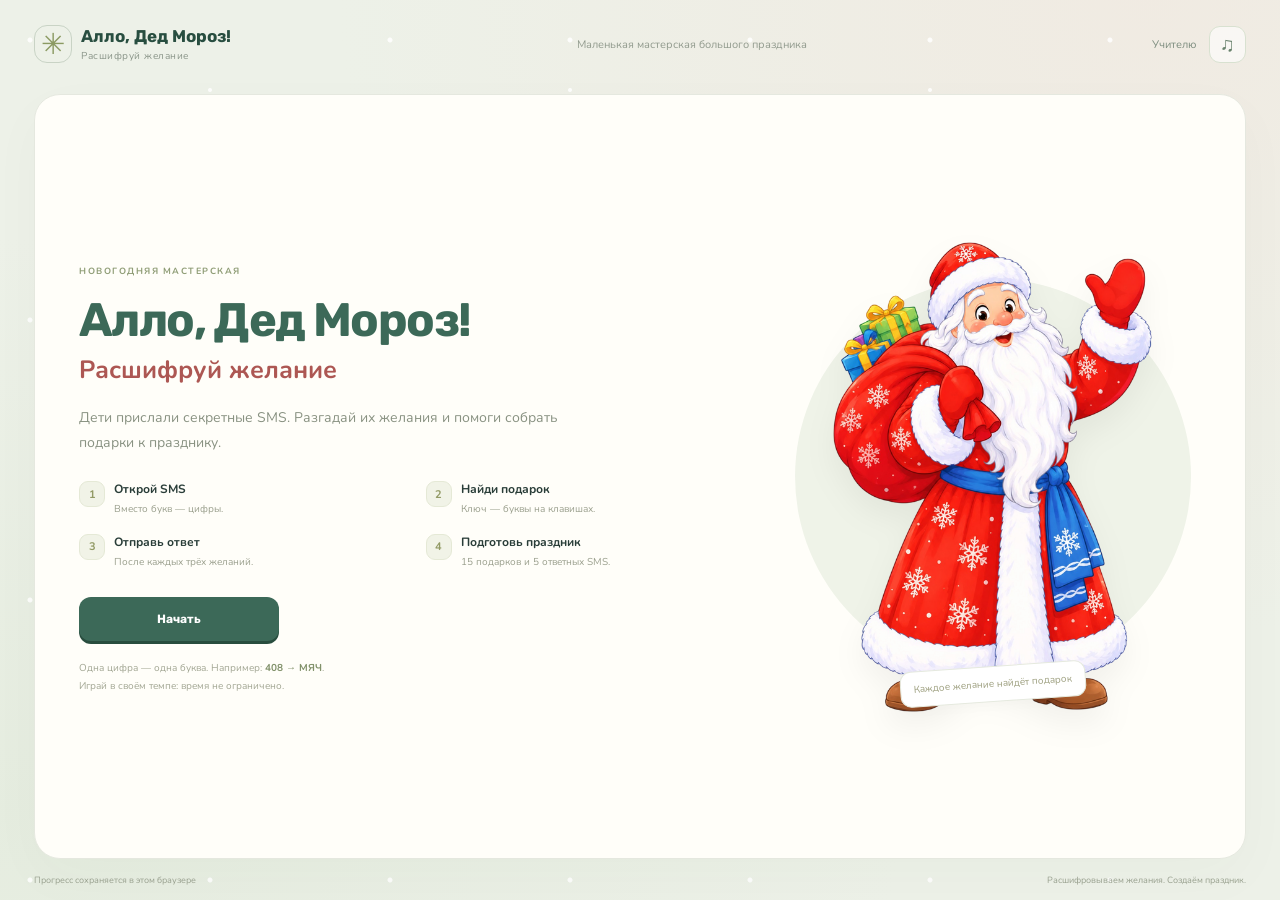
<file: index.html>
<!DOCTYPE html>
<html lang="ru">
<head>
  <meta charset="UTF-8">
  <meta name="viewport" content="width=device-width, initial-scale=1, viewport-fit=cover">
  <meta name="theme-color" content="#edf1e8">
  <meta name="description" content="Новогодняя игра с телефонным шифром: расшифруй 15 желаний детей, собери подарки и отправь пять ответных SMS Деду Морозу.">
  <title>Алло, Дед Мороз! Расшифруй желание</title>
  <link rel="stylesheet" href="files/style.css">
  <script src="files/letters.js" defer></script>
  <script src="files/mechanics.js" defer></script>
  <script src="files/rules.js" defer></script>
  <script src="files/engine.js" defer></script>
  <script src="files/game.js" defer></script>
  <script src="files/print-preview.js" defer></script>
</head>
<body>
  <div id="app" class="app" data-view="home">
    <header class="header"><button class="brand" id="home-button" aria-label="На главную"><span class="brand-mark" aria-hidden="true">✳</span><span>Алло, Дед Мороз!<small>Расшифруй желание</small></span></button><span class="header-caption">Маленькая мастерская большого праздника</span><div class="header-actions"><button class="quiet-button" id="guide-button">Учителю</button><button class="icon-button" id="sound-button" aria-label="Выключить звук" aria-pressed="true">♫</button></div></header>
    <div id="gamebar" class="gamebar" hidden><ol id="stage-progress" class="stage-progress" aria-label="Пять этапов игры"></ol><div class="game-stats"><span class="stat-pill"><span aria-hidden="true">◷</span><span id="timer">0:00</span></span><span class="stat-pill"><span aria-hidden="true">◇</span><span id="gift-count">0 / 15</span></span><button id="awards-button" class="stat-pill" aria-label="Посмотреть награды">✦ <span id="award-count">0 / 8</span></button></div></div>
    <main id="main">
      <section id="home-screen" class="screen home-screen" aria-labelledby="home-title">
        <div class="cover-copy"><span class="eyebrow">НОВОГОДНЯЯ МАСТЕРСКАЯ</span><h1 id="home-title" tabindex="-1">Алло, Дед Мороз!</h1><p class="cover-subtitle">Расшифруй желание</p><p class="cover-intro">Дети прислали секретные SMS. Разгадай их желания и помоги собрать подарки к празднику.</p><ol class="how"><li><b>1</b><span><strong>Открой SMS</strong><small>Вместо букв — цифры.</small></span></li><li><b>2</b><span><strong>Найди подарок</strong><small>Ключ — буквы на клавишах.</small></span></li><li><b>3</b><span><strong>Отправь ответ</strong><small>После каждых трёх желаний.</small></span></li><li><b>4</b><span><strong>Подготовь праздник</strong><small>15 подарков и 5 ответных SMS.</small></span></li></ol><div class="home-actions"><button id="continue-button" class="button primary" hidden>Продолжить →</button><button id="start-button" class="button primary">Начать игру →</button></div><p class="home-note">Одна цифра — одна буква. Например: <strong>408 → МЯЧ</strong>.<br>Играй в своём темпе: время не ограничено.</p></div>
        <div class="cover-art"><div class="cover-halo" aria-hidden="true"></div><img src="files/img/ded-happy.png" alt="Дед Мороз приглашает в мастерскую"><span class="art-tag">Каждое желание найдёт подарок</span></div>
      </section>

      <section id="incoming-screen" class="screen incoming-screen" aria-labelledby="incoming-title" hidden>
        <div class="section-top"><span id="incoming-stage" class="eyebrow"></span><span id="incoming-position" class="muted"></span></div>
        <div class="incoming-layout"><div class="device-area"><div id="incoming-phone" class="phone"></div></div><div class="incoming-copy"><span class="new-message">● ВХОДЯЩЕЕ СООБЩЕНИЕ</span><h1 id="incoming-title" tabindex="-1"></h1><p id="incoming-message" class="message-bubble"></p><button id="open-button" class="button primary">Открыть SMS <span aria-hidden="true">→</span></button><p class="muted incoming-help">Расшифруй название по буквам на клавишах и найди подарок в мастерской.</p><div class="helper-note"><img src="files/img/ded-sms.png" alt="Дед Мороз читает SMS"><p>Телефон останется рядом.<br>Внимательно сверяй каждую цифру!</p></div></div></div>
      </section>

      <section id="workshop-screen" class="screen workshop-screen" aria-labelledby="workshop-title" hidden>
        <div class="section-top"><div><span id="workshop-stage" class="eyebrow"></span><h1 id="workshop-title" tabindex="-1"></h1></div><span id="wish-position" class="muted"></span></div>
        <div class="workshop-layout"><div class="phone-column"><div class="device-area"><div id="workshop-phone" class="phone"></div></div><p class="phone-help">Одна цифра — одна буква.<br>Найди слово среди подарков.</p></div><div class="store"><div class="store-heading"><h2>Мастерская подарков</h2><span>Выбери нужную ячейку</span></div><div id="gifts" class="gift-grid"></div><nav id="gift-pager" class="gift-pager" aria-label="Полки с подарками"></nav></div></div>
        <div id="gift-feedback" class="feedback-bar" role="status"><div><strong id="gift-feedback-title">Какое желание зашифровано?</strong><p id="gift-feedback-text">Сверься с клавишами телефона и выбери подарок.</p></div><button id="gift-next" class="button primary" hidden>Следующее SMS →</button></div>
      </section>

      <section id="reply-screen" class="screen reply-screen" aria-labelledby="reply-title" hidden>
        <div class="section-top"><span id="reply-stage" class="eyebrow"></span><span id="reply-position" class="muted"></span></div>
        <div class="reply-layout"><div class="device-area"><div id="reply-phone" class="phone"></div></div><div class="reply-copy"><span class="new-message">↩ ОТВЕТНОЕ SMS</span><h1 id="reply-title" tabindex="-1">Теперь зашифруй сам!</h1><p class="reply-intro">Выбери, как написать это слово цифрами.</p><div class="reply-gift"><img id="reply-image" alt=""><div><span>ПОДАРОК ДЛЯ СООБЩЕНИЯ</span><strong id="reply-word"></strong></div></div><div id="reply-choices" class="reply-choices" aria-label="Варианты цифрового кода"></div><p id="reply-feedback" class="reply-feedback" role="status"></p><button id="reply-next" class="button primary" hidden>Следующий этап →</button></div></div>
      </section>

      <section id="finish-screen" class="screen finish-screen" aria-labelledby="finish-title" hidden>
        <div class="finish-top"><div><span class="eyebrow">ВСЕ ПЯТЬ ЭТАПОВ ЗАВЕРШЕНЫ</span><h1 id="finish-title" tabindex="-1">Праздник готов!</h1><p>Все желания расшифрованы, подарки собраны,<br>ответные сообщения отправлены.</p></div><img src="files/img/ded-happy.png" alt="Дед Мороз благодарит за помощь"></div><div id="finish-stats" class="finish-stats"></div><div class="finish-tabs" role="tablist" aria-label="Результаты"><button id="awards-tab" role="tab" aria-selected="true" aria-controls="finish-awards-panel">Награды</button><button id="gifts-tab" role="tab" aria-selected="false" aria-controls="finish-gifts-panel">Подарки</button></div><div id="finish-content" class="finish-content" data-panel="awards"><div id="finish-awards-panel" role="tabpanel" aria-labelledby="awards-tab"><h2>Твои награды</h2><div id="finish-awards" class="award-list"></div></div><div id="finish-gifts-panel" role="tabpanel" aria-labelledby="gifts-tab"><h2>Подарки для ребят</h2><div id="finish-gifts" class="finish-gifts"></div><nav id="finish-pages" class="finish-pages" aria-label="Этапы с подарками"></nav></div></div><div class="finish-actions"><button id="diploma-button" class="button primary">Получить грамоту</button><button id="restart-button" class="button secondary">Новая игра</button><button id="finish-guide" class="quiet-button">Методичка для учителя</button></div>
      </section>
      <noscript>Для игры нужно включить JavaScript в браузере.</noscript>
    </main>
    <footer class="footer"><span id="save-status" role="status">Прогресс сохраняется в этом браузере</span><span class="footer-motto">Расшифровываем желания. Создаём праздник.</span></footer>
  </div>

  <dialog id="awards-modal" class="modal" aria-labelledby="awards-title"><div class="modal-heading"><h2 id="awards-title">Твои награды</h2><button class="quiet-button" id="awards-close" autofocus>Закрыть</button></div><p class="modal-note">Награды помогают замечать успехи. Ошибки не закрывают путь к празднику.</p><div id="all-awards" class="award-list"></div></dialog>
  <dialog id="guide-modal" class="modal guide-modal" aria-labelledby="guide-title"><div class="modal-heading"><h2 id="guide-title">Методичка для учителя</h2><button class="quiet-button" id="guide-close" autofocus>Закрыть</button></div><iframe id="guide-frame" title="Инструкция, ответы и награды" data-src="files/guide.html"></iframe></dialog>
  <dialog id="diploma-modal" class="modal diploma-modal" aria-labelledby="diploma-title"><div id="diploma" class="diploma">
    <div class="diploma-content"><p class="diploma-kicker">НОВОГОДНЯЯ МАСТЕРСКАЯ</p>
    <h2 id="diploma-title">Грамота</h2><p class="diploma-rank">помощника Деда Мороза</p><p class="diploma-presented">С благодарностью вручается</p>
    <label for="diploma-name" class="sr-only">Имя получателя грамоты</label><input id="diploma-name" maxlength="40" placeholder="Впиши своё имя" autocomplete="off"><div id="diploma-print-name" class="diploma-print-name is-empty" aria-hidden="true"></div>
    <p class="diploma-praise">За <strong>15 расшифрованных желаний</strong>,<br>собранные подарки и <strong>5 ответных SMS</strong>.</p><p class="diploma-thanks">Спасибо за помощь!<br>С тобой праздник стал ближе.</p>
    <p class="diploma-sign">С благодарностью,<strong>Дед Мороз</strong></p></div>
    <img class="diploma-santa" src="files/img/ded-happy.png" alt="Дед Мороз поздравляет с завершением игры">
  </div><div class="modal-actions"><button id="print-button" class="button primary">Распечатать</button><button id="diploma-close" class="button secondary">Закрыть</button></div></dialog>
  <div id="toast" class="toast" role="status" hidden></div>
</body>
</html>
</file>
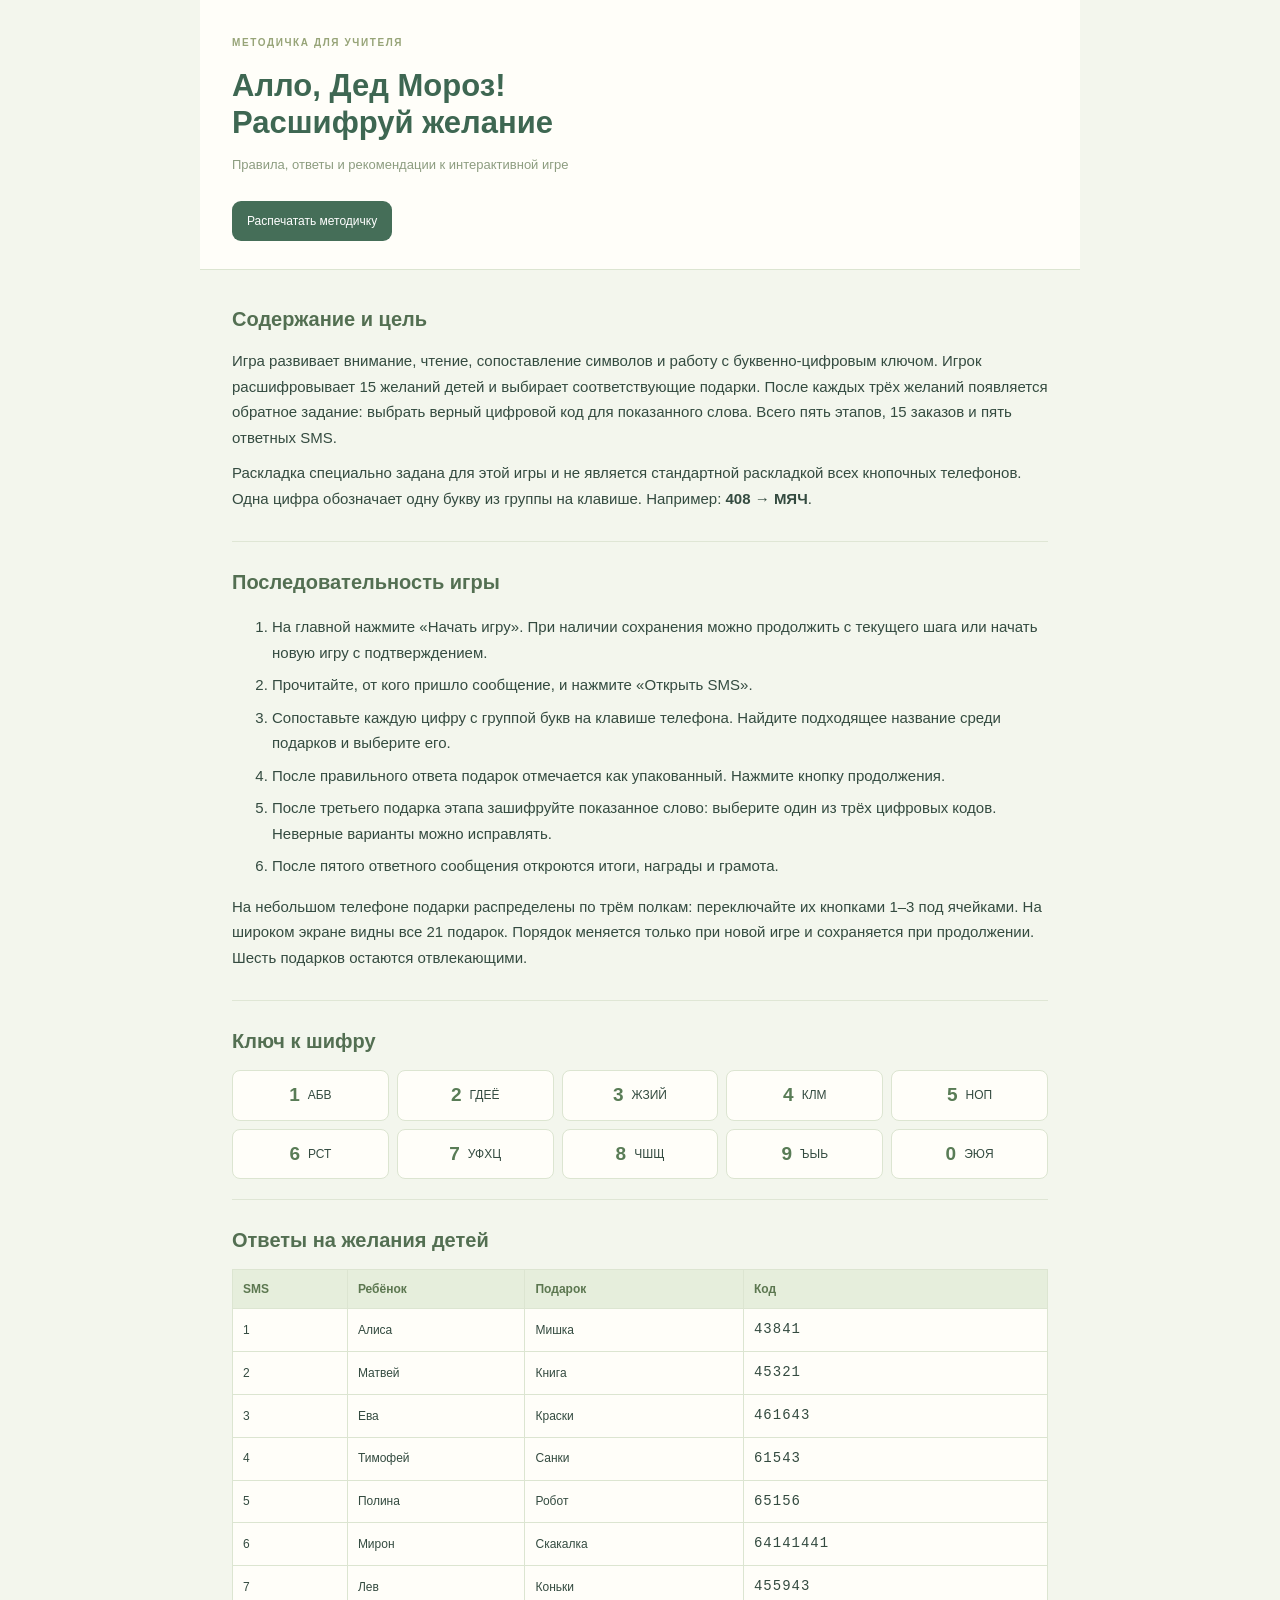
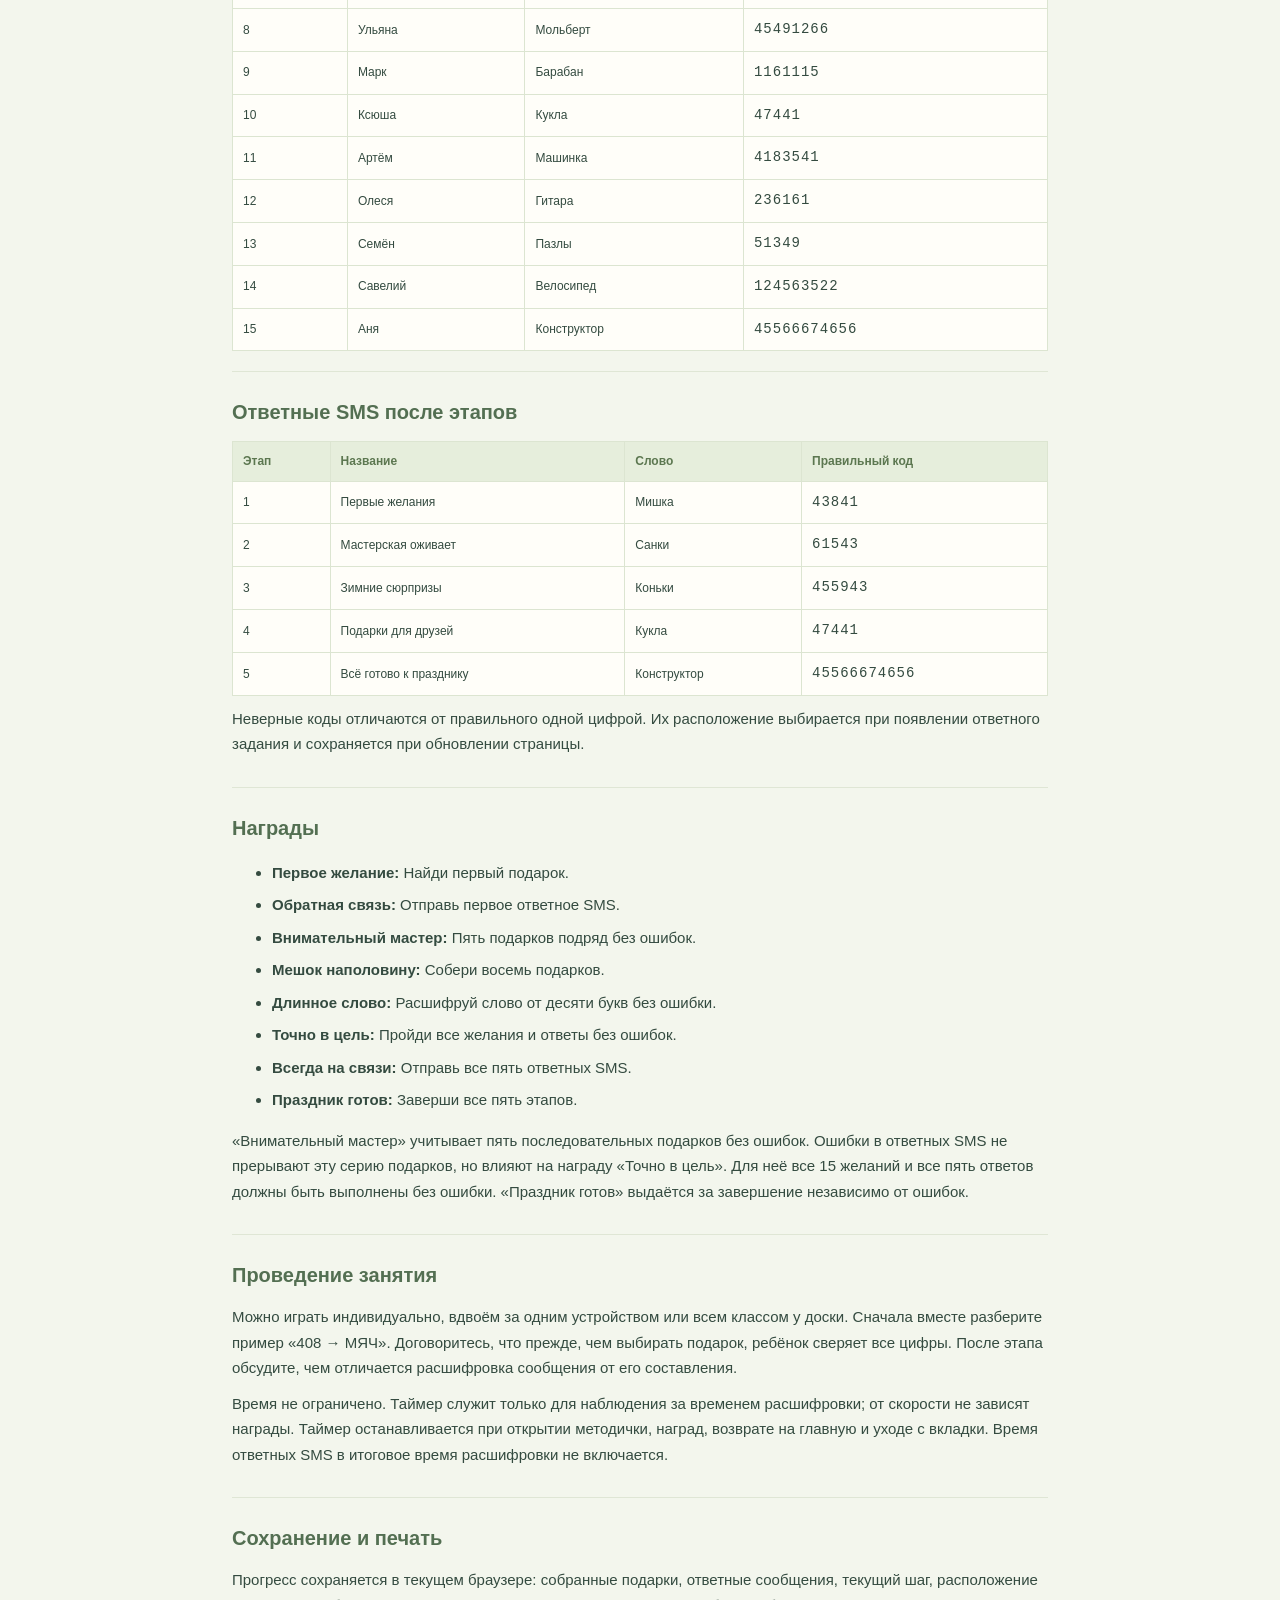
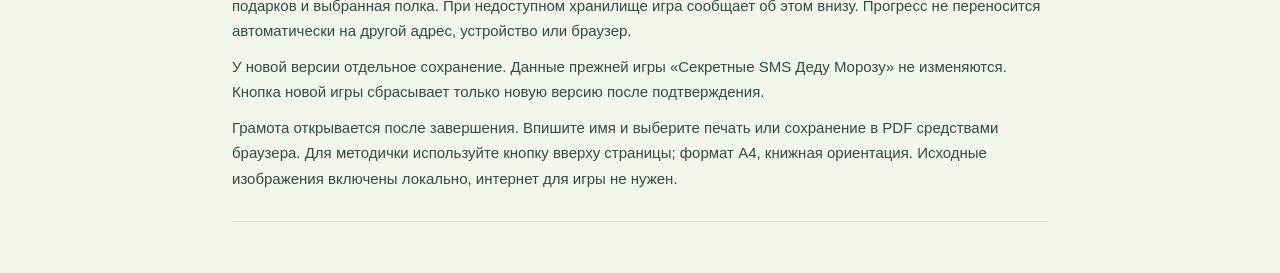
<file: files/guide.html>
<!DOCTYPE html>
<html lang="ru">
<head><meta charset="UTF-8"><meta name="viewport" content="width=device-width,initial-scale=1"><title>Методичка — Алло, Дед Мороз!</title><link rel="stylesheet" href="guide.css"><script src="letters.js" defer></script><script src="mechanics.js" defer></script><script src="rules.js" defer></script><script src="guide.js" defer></script></head>
<body><header><span>МЕТОДИЧКА ДЛЯ УЧИТЕЛЯ</span><h1>Алло, Дед Мороз!<br>Расшифруй желание</h1><p>Правила, ответы и рекомендации к интерактивной игре</p><button id="guide-print">Распечатать методичку</button></header><main id="guide-content"></main></body>
</html>
</file>
<file: files/style.css>
@charset "UTF-8";
@font-face{
  font-family:Nunito;
  src:url(fonts/nunito-cyrillic-400-normal.woff2) format('woff2');
  font-weight:400;
  font-display:swap;
  unicode-range:U+0400-045F,U+0490-0491,U+04B0-04B1,U+2116
}
@font-face{
  font-family:Nunito;
  src:url(fonts/nunito-latin-400-normal.woff2) format('woff2');
  font-weight:400;
  font-display:swap;
  unicode-range:U+0000-00FF,U+2000-206F,U+20AC,U+2122
}
@font-face{
  font-family:Nunito;
  src:url(fonts/nunito-cyrillic-700-normal.woff2) format('woff2');
  font-weight:700;
  font-display:swap;
  unicode-range:U+0400-045F,U+0490-0491,U+04B0-04B1,U+2116
}
@font-face{
  font-family:Nunito;
  src:url(fonts/nunito-latin-700-normal.woff2) format('woff2');
  font-weight:700;
  font-display:swap;
  unicode-range:U+0000-00FF,U+2000-206F,U+20AC,U+2122
}
@font-face{
  font-family:Rubik;
  src:url(fonts/rubik-cyrillic-700-normal.woff2) format('woff2');
  font-weight:700;
  font-display:swap;
  unicode-range:U+0400-045F,U+0490-0491,U+04B0-04B1,U+2116
}
@font-face{
  font-family:Rubik;
  src:url(fonts/rubik-latin-700-normal.woff2) format('woff2');
  font-weight:700;
  font-display:swap;
  unicode-range:U+0000-00FF,U+2000-206F,U+20AC,U+2122
}
:root{
  font-family:Nunito,"Segoe UI",sans-serif;
  color:#293d38;
  background:#edf1e8;
  --ink:#293d38;
  --muted:#829087;
  --green:#3c6958;
  --deep:#284e40;
  --red:#ad5753;
  --gold:#b3924b;
  --line:#e4e9df;
  --paper:#fffef9;
  font-synthesis:none
}
*{
  box-sizing:border-box
}
[hidden]{
  display:none!important
}
body{
  margin:0;
  min-height:100vh;
  min-height:100dvh;
  background:radial-gradient(ellipse at 90% 0,#f3e5dd88,transparent 50%),radial-gradient(ellipse at 0 90%,#dce7d577,transparent 50%),#edf1e8
}
button,select,input{
  font:inherit
}
button{
  cursor:pointer;
  touch-action:manipulation;
  -webkit-tap-highlight-color:transparent;
  transition:background .18s,border-color .18s,transform .18s
}
button:not(:disabled):hover{
  transform:translateY(-1px)
}
button:disabled{
  cursor:default
}
button:focus-visible,a:focus-visible,input:focus-visible{
  outline:3px solid #ba9960;
  outline-offset:3px
}
h1,h2,p,ol{
  margin:0
}
h1,h2,.brand,.button{
  font-family:Rubik,Nunito,sans-serif
}
h1:focus{
  outline:none
}
.app{
  width:min(1260px,100%);
  height:100vh;
  height:100dvh;
  max-height:940px;
  margin:auto;
  padding:18px 24px 9px;
  display:grid;
  grid-template-areas:"header" "progress" "main" "footer";
  grid-template-rows:52px auto minmax(0,1fr) 20px;
  gap:12px
}
.header{
  grid-area:header;
  display:flex;
  align-items:center;
  justify-content:space-between;
  gap:16px
}
.brand{
  display:flex;
  gap:9px;
  align-items:center;
  text-align:left;
  padding:0;
  border:0;
  background:none;
  color:var(--deep);
  font-size:17px;
  font-weight:700;
  line-height:1.3
}
.brand small{
  display:block;
  font-family:Nunito;
  font-size:10px;
  color:#8a9589;
  font-weight:400;
  margin-top:3px;
  letter-spacing:.5px
}
.brand-mark{
  display:grid;
  place-items:center;
  width:38px;
  height:38px;
  border:1px solid #82988055;
  border-radius:13px;
  color:#8b9a62;
  font-size:29px
}
.header-caption{
  font-size:11px;
  color:#929b8e
}
.header-actions{
  display:flex;
  align-items:center;
  gap:13px
}
.quiet-button{
  padding:6px 0;
  border:0;
  background:none;
  color:#7d8d7f;
  font-size:11px
}
.icon-button{
  display:grid;
  place-items:center;
  border:1px solid #d8e1d0;
  background:#fff9;
  border-radius:11px;
  height:37px;
  width:37px;
  color:#69826d;
  font-size:20px
}
.gamebar{
  grid-area:progress;
  display:flex;
  justify-content:space-between;
  align-items:center;
  gap:15px;
  min-height:34px
}
.stage-progress{
  list-style:none;
  padding:0;
  display:flex;
  gap:10px;
  min-width:0
}
.stage-progress li{
  display:flex;
  align-items:center;
  gap:7px;
  color:#9ca59a;
  font-size:10px;
  white-space:nowrap
}
.stage-progress b{
  display:grid;
  place-items:center;
  width:27px;
  height:27px;
  border:1px solid #ccd7c4;
  border-radius:50%;
  font-size:11px
}
.stage-progress .current{
  color:#476847;
  font-weight:700
}
.stage-progress .current b{
  background:var(--green);
  color:#fff;
  border-color:var(--green)
}
.stage-progress .done b{
  background:#dce8cf;
  border-color:#c6d6b7;
  color:#6a8651
}
.game-stats{
  display:flex;
  align-items:center;
  gap:7px;
  flex-shrink:0
}
.stat-pill{
  display:flex;
  align-items:center;
  gap:6px;
  border:1px solid #dce3d6;
  background:#fff9;
  border-radius:9px;
  padding:7px 10px;
  font-size:11px;
  font-weight:700;
  color:#61735f;
  white-space:nowrap
}
.stat-pill>span:first-child{
  color:#ad945a
}
#main{
  grid-area:main;
  min-width:0;
  min-height:0
}
.screen{
  height:100%;
  min-height:0;
  background:var(--paper);
  border:1px solid #e5e8df;
  border-radius:26px;
  padding:28px;
  box-shadow:0 18px 55px #354d3207;
  display:grid;
  gap:18px
}
.eyebrow{
  font-size:9px;
  letter-spacing:1.5px;
  font-weight:700;
  color:#8f9d76
}
.muted{
  font-size:11px;
  line-height:1.6;
  color:var(--muted)
}
.button{
  display:inline-flex;
  align-items:center;
  justify-content:center;
  gap:12px;
  min-height:44px;
  border:1px solid transparent;
  border-radius:12px;
  padding:12px 19px;
  font-size:12px;
  font-weight:700;
  white-space:nowrap
}
.primary{
  color:#fff;
  background:var(--green);
  box-shadow:0 3px 0 #284d3e
}
.primary:hover{
  background:#345f4e
}
.secondary{
  color:var(--green);
  background:#f7f9f2;
  border-color:#dce5d2
}
.footer{
  grid-area:footer;
  display:flex;
  justify-content:space-between;
  align-items:center;
  gap:12px;
  color:#99a18f;
  font-size:9px;
  line-height:1.3
}
.footer-motto{
  white-space:nowrap
}
.home-screen{
  display:grid;
  grid-template-columns:1.3fr .8fr;
  gap:28px;
  align-items:center;
  padding:38px 44px;
  position:relative
}
.cover-copy{
  min-width:0
}
.cover-copy h1{
  font-size:clamp(30px,3.8vw,47px);
  line-height:1.15;
  letter-spacing:-1.6px;
  margin:13px 0 7px;
  color:var(--green)
}
.cover-subtitle{
  font-size:25px;
  font-weight:700;
  line-height:1.3;
  color:var(--red)
}
.cover-intro{
  font-size:14px;
  line-height:1.8;
  color:#899282;
  max-width:500px;
  margin-top:18px
}
.how{
  list-style:none;
  padding:0;
  display:grid;
  grid-template-columns:repeat(2,minmax(0,1fr));
  gap:17px 16px;
  margin-top:26px
}
.how li{
  display:flex;
  align-items:flex-start;
  gap:9px;
  min-width:0
}
.how b{
  display:grid;
  place-items:center;
  flex-shrink:0;
  width:26px;
  height:26px;
  background:#f1f3e7;
  border:1px solid #e5e9d6;
  border-radius:9px;
  font-size:11px;
  color:#929a65
}
.how strong{
  display:block;
  font-size:12px;
  line-height:1.4
}
.how small{
  display:block;
  color:#9a9f8d;
  font-size:10px;
  line-height:1.6;
  margin-top:3px
}
.home-actions{
  display:flex;
  gap:12px;
  margin-top:27px;
  flex-wrap:wrap
}
.home-note{
  font-size:10px;
  line-height:1.8;
  color:#a2a693;
  margin-top:18px
}
.home-note strong{
  color:#81916a
}
.cover-art{
  position:relative;
  height:100%;
  min-height:0;
  max-height:470px;
  isolation:isolate
}
.cover-art>img{
  position:absolute;
  inset:0;
  width:100%;
  height:100%;
  object-fit:contain;
  z-index:1;
  filter:drop-shadow(0 15px 15px #0000000d)
}
.cover-halo{
  position:absolute;
  left:50%;
  top:50%;
  transform:translate(-50%,-50%);
  width:95%;
  aspect-ratio:1;
  border-radius:50%;
  background:#eff3e8;
  z-index:-1
}
.art-tag{
  position:absolute;
  bottom:10px;
  left:50%;
  transform:translateX(-50%) rotate(-4deg);
  z-index:2;
  background:#fff;
  border:1px solid #e6eadf;
  border-radius:11px;
  padding:10px 13px;
  white-space:nowrap;
  font-size:10px;
  color:#9d9f7f;
  box-shadow:0 4px 15px #00000004
}
.section-top{
  display:flex;
  align-items:center;
  justify-content:space-between;
  gap:15px;
  min-width:0
}
.section-top h1{
  font-size:27px;
  line-height:1.2;
  letter-spacing:-.7px;
  margin-top:6px
}
.incoming-screen{
  grid-template-rows:auto minmax(0,1fr)
}
.incoming-copy{
  display:flex;
  flex-direction:column;
  justify-content:center;
  gap:18px;
  min-width:0;
  min-height:0
}
.new-message{
  font-size:10px;
  letter-spacing:1.2px;
  color:var(--red);
  font-weight:700
}
.incoming-copy h1{
  font-size:clamp(27px,3vw,39px);
  line-height:1.15;
  letter-spacing:-.8px;
  max-width:520px
}
.message-bubble{
  padding:17px 20px;
  max-width:500px;
  border-radius:14px 14px 14px 0;
  background:#f0f4e9;
  border:1px solid #e4eadb;
  color:#7a8c69;
  font-size:14px;
  line-height:1.7
}
.incoming-copy>.button{
  align-self:flex-start
}
.incoming-help{
  max-width:450px;
  font-size:12px
}
.helper-note{
  display:flex;
  gap:13px;
  align-items:center;
  margin-top:4px
}
.helper-note img{
  height:80px;
  width:65px;
  object-fit:contain
}
.helper-note p{
  font-size:11px;
  color:#a5a68e;
  line-height:1.6
}
.workshop-screen{
  grid-template-rows:auto minmax(0,1fr) auto
}
.gift:not(:disabled):hover{
  background:#fff;
  border-color:#9db786;
  box-shadow:0 3px 10px #698b4f13
}
.gift.packed{
  background:#eaf0e0;
  border-color:#d7e1c8;
  box-shadow:none
}
.gift.packed img{
  opacity:.35
}
.packed-mark{
  position:absolute;
  top:6px;
  right:6px;
  background:#89a068;
  color:white;
  width:19px;
  height:19px;
  display:grid;
  place-items:center;
  border-radius:50%;
  font-size:11px
}
.gift.rejected{
  background:#faf0ea;
  border-color:#dfc8bb
}
.gift.rejected img{
  opacity:.5
}
.gift.correct{
  border-color:#7e9e63;
  background:#e9f1df
}
.feedback-bar{
  display:flex;
  align-items:center;
  justify-content:space-between;
  gap:16px;
  padding:13px 16px;
  border:1px solid #e5e9dd;
  background:#f9faf3;
  border-radius:13px;
  min-width:0
}
.feedback-bar strong{
  font-size:12px;
  line-height:1.5;
  display:block;
  color:#7c8d6f
}
.feedback-bar p{
  font-size:10px;
  color:#a0a48c;
  line-height:1.5;
  margin-top:3px
}
.feedback-bar.success{
  background:#edf5e5;
  border-color:#d7e5c6
}
.feedback-bar.success strong{
  color:#64804e
}
.feedback-bar.retry{
  background:#fff5ed;
  border-color:#ead7c9
}
.feedback-bar.retry strong{
  color:#a0785e
}
.reply-screen{
  grid-template-rows:auto minmax(0,1fr)
}
.reply-copy{
  display:flex;
  flex-direction:column;
  justify-content:center;
  gap:14px;
  min-height:0;
  min-width:0
}
.reply-copy h1{
  font-size:clamp(26px,3vw,37px);
  line-height:1.15;
  letter-spacing:-.8px
}
.reply-intro{
  font-size:13px;
  line-height:1.7;
  color:#98a08b;
  max-width:500px
}
.reply-gift{
  display:flex;
  align-items:center;
  gap:15px;
  padding:12px 15px;
  background:#f4f5eb;
  border:1px solid #e5e9d8;
  border-radius:13px
}
.reply-gift img{
  width:62px;
  height:62px;
  object-fit:contain
}
.reply-gift span{
  font-size:8px;
  letter-spacing:1px;
  color:#abb18f;
  display:block;
  margin-bottom:6px
}
.reply-gift strong{
  font-size:20px;
  letter-spacing:.6px;
  color:#78905f
}
.reply-choices{
  display:grid;
  gap:9px
}
.reply-choice{
  display:flex;
  align-items:center;
  gap:12px;
  min-width:0;
  min-height:45px;
  background:#fff;
  border:1px solid #dce5d3;
  border-radius:10px;
  padding:10px 13px;
  color:#6a805e;
  text-align:left
}
.reply-choice strong{
  font-family:Rubik,monospace;
  font-size:20px;
  letter-spacing:.1em;
  overflow-wrap:anywhere;
  line-height:1.3
}
.reply-choice:not(:disabled):hover{
  border-color:#92aa79;
  background:#fcfff8
}
.option-number{
  display:grid;
  place-items:center;
  width:24px;
  height:24px;
  border-radius:7px;
  font-size:10px;
  background:#f2f5e9;
  color:#9ca67c;
  flex-shrink:0
}
.reply-choice.rejected{
  background:#faf1ea;
  border-color:#e5d3c8;
  color:#b49d8c
}
.reply-choice.rejected strong{
  text-decoration:line-through
}
.reply-choice.correct{
  background:#eef5e5;
  border-color:#b6cda0
}
.reply-feedback{
  font-size:11px;
  line-height:1.5;
  color:#a0a68e;
  min-height:2.8em
}
.reply-feedback.success{
  color:#6c8859
}
.reply-feedback.retry{
  color:#b08a6a
}
.reply-copy>.button{
  align-self:flex-start
}
.reply-tip{
  font-size:10px;
  line-height:1.6;
  color:#a5ac95
}
.finish-screen{
  grid-template-rows:auto auto minmax(0,1fr) auto;
  gap:19px
}
.finish-top{
  display:flex;
  align-items:center;
  justify-content:space-between;
  gap:20px
}
.finish-top h1{
  font-size:36px;
  line-height:1.15;
  letter-spacing:-1px;
  color:var(--green);
  margin:10px 0
}
.finish-top p{
  font-size:12px;
  line-height:1.6;
  color:#9ca38c
}
.finish-top img{
  height:125px;
  width:100px;
  object-fit:contain
}
.finish-stats{
  display:grid;
  grid-template-columns:repeat(4,minmax(0,1fr));
  gap:12px
}
.finish-stats>div{
  border:1px solid #e3ead9;
  background:#f5f7ee;
  border-radius:12px;
  padding:12px 15px
}
.finish-stats strong{
  display:block;
  font-family:Rubik;
  font-size:24px;
  color:#77905e
}
.finish-stats span{
  display:block;
  font-size:10px;
  color:#a4aa92;
  margin-top:4px
}
.finish-content{
  display:grid;
  grid-template-columns:1fr 1fr;
  gap:25px;
  min-height:0;
  align-content:center
}
.finish-content h2{
  font-size:16px;
  margin-bottom:12px;
  color:#80906a
}
.award-list{
  display:grid;
  grid-template-columns:repeat(2,minmax(0,1fr));
  gap:9px
}
.award{
  display:flex;
  align-items:center;
  gap:10px;
  border:1px solid #e9ebdf;
  background:#f7f8f1;
  color:#a9b09b;
  border-radius:11px;
  padding:11px 12px;
  min-width:0
}
.award-icon{
  font-size:22px;
  color:#bfc6b0;
  flex-shrink:0
}
.award strong{
  display:block;
  font-size:11px;
  line-height:1.4
}
.award p{
  font-size:9px;
  line-height:1.5;
  margin-top:4px;
  color:#acb39c
}
.award.earned{
  background:#fbf5e6;
  border-color:#ecdfbb;
  color:#a59262
}
.award.earned .award-icon{
  color:#c4a657
}
.award.earned p{
  color:#b6aa84
}
#finish-awards .award{
  padding:9px 11px
}
#finish-awards .award p{
  display:none
}
.finish-gifts{
  display:grid;
  grid-template-columns:repeat(3,minmax(0,1fr));
  gap:9px
}
.finish-gift{
  display:flex;
  flex-direction:column;
  align-items:center;
  padding:11px;
  border:1px solid #e4eadb;
  background:#fafbf5;
  border-radius:12px;
  gap:7px;
  min-width:0
}
.finish-gift img{
  height:65px;
  width:100%;
  object-fit:contain
}
.finish-gift strong{
  font-size:12px;
  color:#81936f
}
.finish-gift small{
  font-size:8px;
  color:#acb39a;
  text-align:center;
  line-height:1.5
}
.finish-pages{
  display:flex;
  justify-content:center;
  gap:7px;
  margin-top:12px
}
.finish-pages button{
  display:grid;
  place-items:center;
  width:24px;
  height:24px;
  font-size:9px;
  background:none;
  border:1px solid #dfe6d5;
  border-radius:7px;
  color:#a0ac8c
}
.finish-pages button.selected{
  background:#e6eedc;
  border-color:#c5d5b4;
  color:#708b55
}
.finish-actions{
  display:flex;
  gap:12px;
  align-items:center;
  flex-wrap:wrap
}
.finish-actions .quiet-button{
  margin-left:auto
}
.finish-tabs{
  display:none
}
.modal{
  margin:auto;
  width:min(800px,94vw);
  max-height:90vh;
  max-height:90dvh;
  border:1px solid #dbe5d0;
  border-radius:21px;
  background:#fffef9;
  color:var(--ink);
  padding:24px;
  box-shadow:0 25px 80px #203b2c22
}
.modal::backdrop{
  background:#263e3280;
  backdrop-filter:blur(3px)
}
.modal-heading{
  display:flex;
  justify-content:space-between;
  align-items:center;
  gap:15px;
  margin-bottom:18px
}
.modal-heading h2{
  font-size:22px;
  color:var(--green)
}
.modal-note{
  font-size:12px;
  line-height:1.7;
  color:#9aa38d;
  margin-bottom:18px
}
.guide-modal{
  width:min(1000px,96vw);
  height:min(850px,93dvh);
  max-height:none;
  overflow:hidden;
  flex-direction:column;
  padding:0
}
.guide-modal[open]{
  display:flex
}
.guide-modal .modal-heading{
  padding:12px 20px;
  margin:0;
  border-bottom:1px solid var(--line)
}
.guide-modal iframe{
  display:block;
  width:100%;
  flex:1;
  min-height:0;
  border:0
}
.modal-actions{
  display:flex;
  justify-content:center;
  gap:12px;
  margin-top:18px
}
.sr-only{
  position:absolute;
  width:1px;
  height:1px;
  padding:0;
  overflow:hidden;
  clip-path:inset(50%);
  white-space:nowrap
}
.toast{
  position:fixed;
  z-index:20;
  bottom:15px;
  left:50%;
  transform:translateX(-50%);
  background:#fff8e6;
  border:1px solid #e9dbaf;
  border-radius:12px;
  padding:10px 17px;
  font-size:11px;
  color:#aa9658;
  box-shadow:0 5px 25px #52613916;
  max-width:calc(100% - 24px);
  text-align:center;
  pointer-events:none
}
@media(max-width:1000px) {
.header-caption{
    display:none
  }
.app{
    padding-left:16px;
    padding-right:16px
  }
.screen{
    padding:22px;
    gap:16px
  }
.home-screen{
    padding:27px;
    grid-template-columns:1.4fr .7fr;
    gap:18px
  }
.cover-copy h1{
    font-size:35px
  }
.cover-subtitle{
    font-size:22px
  }
.cover-intro{
    font-size:12px
  }
.how{
    gap:14px;
    margin-top:20px
  }
.how strong{
    font-size:11px
  }
.how small{
    font-size:9px
  }
.art-tag{
    font-size:9px;
    padding:8px 10px
  }
.stage-progress{
    gap:8px
  }
.stage-progress li>span{
    display:none
  }
.incoming-copy{
    gap:15px
  }
.incoming-copy h1{
    font-size:29px
  }
.message-bubble{
    font-size:13px;
    padding:14px 16px
  }
.incoming-help{
    font-size:11px
  }
.helper-note img{
    height:65px
  }
.section-top h1{
    font-size:23px
  }
.feedback-bar{
    padding:10px 13px;
    gap:12px
  }
.feedback-bar strong{
    font-size:11px
  }
.feedback-bar p{
    font-size:9px
  }
.feedback-bar .button{
    font-size:11px;
    padding:10px 13px
  }
.reply-copy{
    gap:12px
  }
.reply-copy h1{
    font-size:29px
  }
.reply-intro{
    font-size:12px
  }
.reply-choice strong{
    font-size:18px
  }
.reply-gift{
    padding:10px 12px
  }
.reply-gift img{
    width:52px;
    height:52px
  }
.reply-gift strong{
    font-size:18px
  }
.finish-content{
    gap:18px
  }
.finish-stats>div{
    padding:10px 12px
  }
.finish-stats strong{
    font-size:21px
  }
.finish-top h1{
    font-size:32px
  }
.award strong{
    font-size:10px
  }
.award{
    gap:8px;
    padding:9px
  }
.finish-gift{
    padding:9px
  }
}
@media(max-width:600px) {
.app{
    padding:10px 10px 6px;
    grid-template-rows:44px auto minmax(0,1fr) 18px;
    gap:9px
  }
.brand{
    font-size:13px;
    gap:7px
  }
.brand small{
    font-size:8px
  }
.brand-mark{
    width:30px;
    height:30px;
    border-radius:10px;
    font-size:23px
  }
.header-actions{
    gap:10px
  }
.quiet-button{
    font-size:10px
  }
.icon-button{
    height:32px;
    width:32px;
    font-size:17px
  }
.header{
    gap:9px
  }
.gamebar{
    gap:8px;
    min-height:29px
  }
.stage-progress{
    gap:6px
  }
.stage-progress b{
    width:23px;
    height:23px;
    font-size:9px
  }
.game-stats{
    gap:4px
  }
.stat-pill{
    font-size:9px;
    padding:6px 7px;
    gap:4px;
    border-radius:8px
  }
.screen{
    padding:16px;
    border-radius:20px;
    gap:13px
  }
.eyebrow{
    font-size:8px;
    letter-spacing:1px
  }
.button{
    min-height:40px;
    padding:10px 14px;
    font-size:11px
  }
.muted{
    font-size:10px
  }
.footer{
    font-size:8px;
    gap:8px
  }
.footer-motto{
    display:none
  }
.home-screen{
    display:block;
    padding:25px 21px;
    align-content:center
  }
.cover-copy{
    position:relative;
    z-index:2
  }
.cover-copy h1{
    font-size:30px;
    line-height:1.18;
    letter-spacing:-1px;
    padding-right:55px;
    margin-top:12px;
    max-width:330px
  }
.cover-subtitle{
    font-size:19px;
    max-width:250px
  }
.cover-intro{
    display:none
  }
.cover-art{
    position:absolute;
    top:23px;
    right:18px;
    width:61px;
    height:90px
  }
.cover-halo,.art-tag{
    display:none
  }
.how{
    grid-template-columns:1fr;
    gap:14px;
    margin-top:23px
  }
.how li{
    gap:10px
  }
.how b{
    width:25px;
    height:25px
  }
.how strong{
    font-size:12px
  }
.how small{
    font-size:10px;
    margin-top:1px
  }
.home-actions{
    margin-top:22px;
    gap:9px
  }
.home-actions .button{
    font-size:11px;
    padding:10px 13px
  }
.home-note{
    font-size:9px;
    margin-top:17px
  }
.section-top{
    gap:9px
  }
.section-top h1{
    font-size:20px;
    margin-top:4px
  }
.incoming-copy{
    gap:11px;
    justify-content:center
  }
.new-message{
    font-size:8px;
    letter-spacing:.8px
  }
.incoming-copy h1{
    font-size:24px;
    line-height:1.15;
    letter-spacing:-.5px
  }
.message-bubble{
    font-size:12px;
    padding:11px 13px;
    line-height:1.6
  }
.incoming-help{
    font-size:10px;
    line-height:1.6
  }
.helper-note{
    display:none
  }
.incoming-copy>.button{
    align-self:stretch
  }
.packed-mark{
    height:13px;
    width:13px;
    font-size:8px;
    top:4px;
    right:4px
  }
.feedback-bar{
    padding:9px 11px;
    gap:10px;
    border-radius:11px
  }
.feedback-bar strong{
    font-size:10px;
    line-height:1.4
  }
.feedback-bar p{
    font-size:8px;
    line-height:1.5
  }
.feedback-bar .button{
    font-size:10px;
    padding:9px 10px;
    white-space:normal;
    max-width:128px;
    min-height:36px;
    gap:5px;
    flex-shrink:0
  }
.reply-copy{
    gap:10px
  }
.reply-copy h1{
    font-size:24px
  }
.reply-intro{
    font-size:11px;
    line-height:1.6
  }
.reply-gift{
    gap:12px;
    padding:8px 11px
  }
.reply-gift img{
    width:40px;
    height:40px
  }
.reply-gift span{
    font-size:7px;
    margin-bottom:4px
  }
.reply-gift strong{
    font-size:17px
  }
.reply-choices{
    gap:7px
  }
.reply-choice{
    min-height:39px;
    padding:8px 11px;
    gap:10px
  }
.reply-choice strong{
    font-size:17px;
    letter-spacing:.08em
  }
.option-number{
    height:21px;
    width:21px;
    font-size:9px
  }
.reply-feedback{
    font-size:10px;
    line-height:1.5;
    min-height:2.7em
  }
.reply-tip{
    font-size:9px;
    line-height:1.5
  }
.reply-copy>.button{
    align-self:stretch;
    min-height:38px
  }
.finish-screen{
    grid-template-rows:auto auto auto minmax(0,1fr)auto;
    gap:12px
  }
.finish-top{
    gap:12px
  }
.finish-top h1{
    font-size:28px;
    margin:8px 0
  }
.finish-top p{
    font-size:10px;
    line-height:1.5
  }
.finish-top p br{
    display:none
  }
.finish-top img{
    height:87px;
    width:61px
  }
.finish-stats{
    grid-template-columns:repeat(2,minmax(0,1fr));
    gap:7px
  }
.finish-stats>div{
    padding:8px 11px
  }
.finish-stats strong{
    font-size:19px
  }
.finish-stats span{
    font-size:8px;
    margin-top:2px
  }
.finish-tabs{
    display:flex;
    gap:8px
  }
.finish-tabs button{
    flex:1;
    border:1px solid #e2e8d8;
    background:#f8faf3;
    color:#a0ad8a;
    font-size:10px;
    border-radius:9px;
    padding:8px
  }
.finish-tabs button[aria-selected=true]{
    background:#e9f0e0;
    border-color:#c7d9b5;
    color:#738f55
  }
.finish-content{
    display:block;
    align-content:center;
    min-height:0
  }
.finish-content[data-panel=awards]>#finish-gifts-panel,.finish-content[data-panel=gifts]>#finish-awards-panel{
    display:none
  }
.finish-content h2{
    display:none
  }
.finish-content .award-list{
    gap:6px
  }
#finish-awards .award{
    padding:8px;
    gap:8px
  }
.award-icon{
    font-size:17px
  }
.award strong{
    font-size:9px
  }
.finish-gift{
    padding:9px 6px;
    gap:5px
  }
.finish-gift img{
    height:50px
  }
.finish-gift strong{
    font-size:10px
  }
.finish-gift small{
    font-size:7px
  }
.finish-pages{
    margin-top:9px;
    gap:7px
  }
.finish-actions{
    gap:8px;
    flex-wrap:nowrap
  }
.finish-actions .button{
    font-size:10px;
    min-height:38px;
    padding:10px 11px;
    flex:1
  }
.finish-actions .quiet-button{
    display:none
  }
.modal{
    padding:18px;
    border-radius:18px
  }
.modal-heading h2{
    font-size:19px
  }
.modal .award-list{
    grid-template-columns:1fr
  }
.modal .award{
    padding:10px
  }
.modal .award strong{
    font-size:12px
  }
.modal .award p{
    font-size:10px
  }
.modal-note{
    font-size:11px
  }
.guide-modal .modal-heading{
    padding:10px 14px
  }
.guide-modal .modal-heading h2{
    font-size:15px
  }
}
@media(max-height:700px) {
.app{
    padding-top:9px;
    grid-template-rows:44px auto minmax(0,1fr)18px;
    gap:10px
  }
.screen{
    padding:20px;
    gap:14px
  }
.home-screen{
    padding:26px 30px
  }
.cover-copy h1{
    font-size:36px;
    margin-top:10px
  }
.cover-subtitle{
    font-size:22px
  }
.cover-intro{
    font-size:12px;
    margin-top:14px
  }
.how{
    margin-top:19px;
    gap:13px 15px
  }
.home-actions{
    margin-top:20px
  }
.home-note{
    margin-top:15px
  }
.art-tag{
    display:none
  }
.helper-note{
    display:none
  }
.incoming-copy{
    gap:14px
  }
.incoming-copy h1{
    font-size:30px
  }
.incoming-help{
    font-size:11px
  }
.message-bubble{
    font-size:13px
  }
.reply-copy{
    gap:11px
  }
.reply-copy h1{
    font-size:29px
  }
.reply-intro{
    font-size:12px
  }
.reply-gift img{
    height:44px;
    width:44px
  }
.reply-gift{
    padding:9px 12px
  }
.reply-choice{
    min-height:40px;
    padding:8px 12px
  }
.reply-choice strong{
    font-size:18px
  }
.reply-tip{
    font-size:9px
  }
.feedback-bar{
    padding:10px 13px
  }
.finish-top img{
    height:90px;
    width:75px
  }
.finish-top h1{
    font-size:30px
  }
.finish-content h2{
    font-size:14px;
    margin-bottom:10px
  }
.finish-stats>div{
    padding:9px 12px
  }
.finish-gift img{
    height:52px
  }
.finish-gift{
    padding:9px
  }
.award{
    padding:9px
  }
.award strong{
    font-size:10px
  }
}
@media(max-width:600px) and (max-height:700px) {
.app{
    grid-template-rows:40px auto minmax(0,1fr)18px;
    padding-top:7px;
    gap:8px
  }
.brand{
    font-size:12px
  }
.brand-mark{
    height:28px;
    width:28px;
    font-size:22px
  }
.brand small{
    font-size:7px
  }
.header-actions{
    gap:9px
  }
.quiet-button{
    font-size:9px
  }
.screen{
    padding:13px;
    gap:11px
  }
.home-screen{
    padding:22px 18px
  }
.cover-copy h1{
    font-size:28px;
    padding-right:48px;
    line-height:1.17;
    margin-top:10px
  }
.cover-subtitle{
    font-size:18px
  }
.cover-art{
    top:24px;
    right:14px;
    width:53px;
    height:78px
  }
.how{
    margin-top:18px;
    gap:12px
  }
.how strong{
    font-size:11px
  }
.how small{
    font-size:9px
  }
.home-actions{
    margin-top:19px;
    gap:8px
  }
.home-actions .button{
    min-height:37px;
    font-size:10px;
    padding:9px 11px
  }
.home-note{
    font-size:8px;
    line-height:1.7;
    margin-top:14px
  }
.how b{
    width:23px;
    height:23px;
    font-size:10px
  }
.section-top h1{
    font-size:17px;
    letter-spacing:-.4px
  }
.eyebrow{
    font-size:7px;
    letter-spacing:.7px
  }
.muted{
    font-size:8px
  }
.incoming-copy{
    gap:9px
  }
.incoming-copy h1{
    font-size:21px
  }
.message-bubble{
    font-size:11px;
    line-height:1.5;
    padding:9px 11px
  }
.incoming-help{
    display:none
  }
.incoming-copy>.button{
    min-height:37px;
    font-size:11px
  }
.feedback-bar{
    padding:8px 9px;
    gap:8px
  }
.feedback-bar strong{
    font-size:9px
  }
.feedback-bar p{
    font-size:7px
  }
.feedback-bar .button{
    font-size:9px;
    min-height:33px;
    max-width:110px;
    padding:8px
  }
.reply-copy{
    gap:8px
  }
.reply-copy h1{
    font-size:21px
  }
.reply-intro{
    font-size:10px;
    line-height:1.5
  }
.reply-gift{
    padding:6px 10px;
    gap:10px
  }
.reply-gift img{
    width:32px;
    height:32px
  }
.reply-gift span{
    font-size:6px;
    margin-bottom:3px
  }
.reply-gift strong{
    font-size:15px
  }
.reply-choice{
    min-height:33px;
    padding:6px 9px;
    gap:9px
  }
.reply-choice strong{
    font-size:15px
  }
.reply-choices{
    gap:6px
  }
.option-number{
    height:19px;
    width:19px;
    font-size:8px
  }
.reply-feedback{
    font-size:9px;
    min-height:2.5em
  }
.reply-tip{
    display:none
  }
.reply-copy>.button{
    min-height:34px;
    font-size:10px;
    padding:8px
  }
.finish-screen{
    gap:9px
  }
.finish-top h1{
    font-size:24px;
    margin:7px 0
  }
.finish-top p{
    font-size:9px
  }
.finish-top img{
    height:70px;
    width:50px
  }
.finish-stats>div{
    padding:6px 9px
  }
.finish-stats strong{
    font-size:17px
  }
.finish-stats span{
    font-size:7px
  }
.finish-tabs button{
    padding:6px;
    font-size:9px
  }
#finish-awards .award{
    padding:6px 7px;
    gap:6px
  }
#finish-awards .award strong{
    font-size:8px
  }
#finish-awards .award-icon{
    font-size:15px
  }
.finish-gift{
    padding:7px 5px
  }
.finish-gift img{
    height:43px
  }
.finish-gift strong{
    font-size:9px
  }
.finish-actions .button{
    font-size:9px;
    min-height:34px;
    padding:8px
  }
.finish-pages button{
    height:21px;
    width:21px;
    font-size:8px
  }
.finish-content h2{
    display:none
  }
}
@media(max-height:500px) and (orientation:landscape) {
.app{
    padding:5px 12px;
    grid-template-rows:34px auto minmax(0,1fr)14px;
    gap:6px
  }
.header-caption{
    display:none
  }
.brand{
    font-size:12px
  }
.brand small{
    font-size:7px;
    margin-top:1px
  }
.brand-mark{
    width:27px;
    height:27px;
    font-size:21px;
    border-radius:9px
  }
.icon-button{
    width:28px;
    height:28px;
    font-size:17px
  }
.quiet-button{
    font-size:9px
  }
.stage-progress{
    gap:6px
  }
.stage-progress li>span{
    display:none
  }
.stage-progress b{
    height:22px;
    width:22px;
    font-size:9px
  }
.gamebar{
    min-height:26px;
    gap:8px
  }
.game-stats{
    gap:5px
  }
.stat-pill{
    padding:5px 8px;
    font-size:9px
  }
.screen{
    padding:13px 18px;
    gap:10px;
    border-radius:19px
  }
.home-screen{
    display:grid;
    grid-template-columns:1.6fr .5fr;
    align-items:center;
    gap:16px;
    padding:20px 26px
  }
.cover-copy h1{
    font-size:29px;
    margin:8px 0 5px;
    letter-spacing:-.8px;
    padding:0
  }
.cover-subtitle{
    font-size:18px
  }
.cover-intro{
    display:none
  }
.how{
    grid-template-columns:repeat(2,minmax(0,1fr));
    margin-top:15px;
    gap:9px 14px
  }
.how strong{
    font-size:10px
  }
.how small{
    font-size:8px;
    line-height:1.4
  }
.how b{
    width:20px;
    height:20px;
    font-size:9px;
    border-radius:7px
  }
.how li{
    gap:7px
  }
.home-actions{
    margin-top:15px;
    gap:10px
  }
.home-actions .button{
    min-height:33px;
    padding:8px 12px;
    font-size:10px
  }
.home-note{
    font-size:8px;
    line-height:1.5;
    margin-top:11px
  }
.cover-art{
    position:relative;
    top:auto;
    right:auto;
    width:100%;
    height:100%;
    max-height:220px
  }
.cover-halo{
    display:block
  }
.art-tag{
    display:none
  }
.eyebrow{
    font-size:7px;
    letter-spacing:1px
  }
.button{
    min-height:34px;
    padding:8px 12px;
    font-size:10px
  }
.section-top h1{
    font-size:19px;
    margin-top:3px
  }
.muted{
    font-size:9px
  }
.incoming-copy{
    gap:11px
  }
.incoming-copy h1{
    font-size:24px;
    line-height:1.15
  }
.new-message{
    font-size:8px
  }
.message-bubble{
    font-size:11px;
    line-height:1.5;
    padding:10px 12px
  }
.incoming-help,.helper-note{
    display:none
  }
.packed-mark{
    width:13px;
    height:13px;
    font-size:8px;
    top:3px;
    right:3px
  }
.feedback-bar{
    padding:7px 10px;
    gap:10px
  }
.feedback-bar strong{
    font-size:10px;
    line-height:1.3
  }
.feedback-bar p{
    font-size:8px;
    margin-top:2px
  }
.feedback-bar .button{
    min-height:31px;
    padding:7px 11px;
    font-size:10px
  }
.reply-copy{
    gap:8px
  }
.reply-copy h1{
    font-size:23px
  }
.reply-intro,.reply-tip,.reply-copy>.new-message{
    display:none
  }
.reply-gift{
    padding:0;
    border:0;
    background:none;
    gap:11px
  }
.reply-gift img{
    height:40px;
    width:40px
  }
.reply-gift strong{
    font-size:17px
  }
.reply-gift span{
    font-size:7px
  }
.reply-choices{
    grid-template-columns:repeat(3,minmax(0,1fr));
    gap:7px
  }
.reply-choice{
    min-height:36px;
    padding:7px 8px;
    gap:6px
  }
.reply-choice strong{
    font-size:14px;
    letter-spacing:.02em
  }
.option-number{
    height:17px;
    width:17px;
    font-size:8px
  }
.reply-feedback{
    font-size:9px;
    line-height:1.4;
    min-height:2.5em
  }
.reply-copy>.button{
    min-height:32px;
    padding:7px 11px;
    font-size:10px
  }
.finish-screen{
    grid-template-rows:auto auto minmax(0,1fr)auto;
    gap:10px
  }
.finish-top h1{
    font-size:25px;
    margin:6px 0
  }
.finish-top p{
    font-size:9px
  }
.finish-top p br{
    display:none
  }
.finish-top img{
    height:58px;
    width:44px
  }
.finish-stats{
    grid-template-columns:repeat(4,minmax(0,1fr));
    gap:8px
  }
.finish-stats>div{
    padding:6px 10px
  }
.finish-stats strong{
    font-size:18px
  }
.finish-stats span{
    font-size:8px;
    margin-top:2px
  }
.finish-tabs{
    display:none
  }
.finish-content{
    display:grid;
    grid-template-columns:1fr 1fr;
    gap:19px;
    align-content:center
  }
.finish-content[data-panel=awards]>#finish-gifts-panel,.finish-content[data-panel=gifts]>#finish-awards-panel{
    display:block
  }
.finish-content h2{
    font-size:12px;
    margin-bottom:8px;
    display:block
  }
#finish-awards .award{
    padding:5px 7px;
    gap:7px
  }
#finish-awards .award strong{
    font-size:8px
  }
#finish-awards .award-icon{
    font-size:15px
  }
.award-list{
    gap:5px
  }
.finish-gift{
    padding:6px;
    gap:4px
  }
.finish-gift img{
    height:35px
  }
.finish-gift strong{
    font-size:9px
  }
.finish-gift small{
    font-size:7px;
    line-height:1.3
  }
.finish-pages{
    margin-top:7px;
    gap:6px
  }
.finish-pages button{
    width:20px;
    height:20px;
    font-size:8px
  }
.finish-actions{
    gap:9px
  }
.finish-actions .button{
    min-height:31px;
    font-size:9px;
    padding:7px 11px;
    flex:0
  }
.finish-actions .quiet-button{
    display:block;
    font-size:9px
  }
.footer{
    font-size:8px
  }
.footer-motto{
    display:none
  }
}
@media(max-height:360px) and (orientation:landscape) {
.app{
    grid-template-rows:28px auto minmax(0,1fr)12px;
    gap:4px;
    padding-top:4px;
    padding-bottom:4px
  }
.brand-mark{
    width:24px;
    height:24px;
    font-size:19px
  }
.brand small{
    display:none
  }
.screen{
    padding:9px 13px;
    gap:7px
  }
.home-screen{
    padding:15px 22px
  }
.cover-copy h1{
    font-size:25px;
    margin:5px 0
  }
.cover-subtitle{
    font-size:16px
  }
.how{
    margin-top:10px;
    gap:7px 12px
  }
.how strong{
    font-size:9px
  }
.how small{
    font-size:7px
  }
.how b{
    width:18px;
    height:18px;
    font-size:8px
  }
.home-actions{
    margin-top:11px
  }
.home-actions .button{
    min-height:29px;
    font-size:9px;
    padding:7px 10px
  }
.home-note{
    font-size:7px;
    margin-top:8px
  }
.new-message{
    font-size:7px
  }
.incoming-copy{
    gap:8px
  }
.incoming-copy h1{
    font-size:21px
  }
.message-bubble{
    font-size:10px;
    padding:8px 10px
  }
.incoming-copy>.button{
    min-height:30px;
    font-size:10px;
    padding:7px 11px
  }
.section-top h1{
    font-size:17px
  }
.feedback-bar{
    padding:6px 9px
  }
.feedback-bar strong{
    font-size:9px
  }
.feedback-bar p{
    font-size:7px
  }
.feedback-bar .button{
    font-size:9px;
    min-height:29px;
    padding:6px 9px
  }
.reply-copy{
    gap:6px
  }
.reply-copy h1{
    font-size:20px
  }
.reply-gift img{
    width:31px;
    height:31px
  }
.reply-gift strong{
    font-size:15px
  }
.reply-gift span{
    font-size:6px;
    margin-bottom:3px
  }
.reply-choice strong{
    font-size:12px
  }
.reply-choice{
    padding:6px;
    gap:5px;
    min-height:31px
  }
.option-number{
    height:15px;
    width:15px;
    font-size:7px
  }
.reply-feedback{
    font-size:8px;
    min-height:2.2em
  }
.reply-copy>.button{
    min-height:29px;
    font-size:9px;
    padding:6px 10px
  }
.finish-top h1{
    font-size:21px;
    margin:5px 0
  }
.finish-top p{
    font-size:8px
  }
.finish-top img{
    height:47px
  }
.finish-stats strong{
    font-size:16px
  }
.finish-stats span{
    font-size:7px
  }
.finish-stats>div{
    padding:4px 8px
  }
.finish-content h2{
    font-size:10px;
    margin-bottom:6px
  }
#finish-awards .award{
    padding:4px 6px;
    gap:5px
  }
#finish-awards .award strong{
    font-size:7px
  }
#finish-awards .award-icon{
    font-size:12px
  }
.finish-gift img{
    height:24px
  }
.finish-gift strong{
    font-size:8px
  }
.finish-gift small{
    font-size:6px
  }
.finish-gift{
    padding:4px;
    gap:3px
  }
.finish-pages{
    margin-top:5px
  }
.finish-pages button{
    width:17px;
    height:17px;
    font-size:7px
  }
.finish-actions .button{
    min-height:28px;
    padding:6px 10px;
    font-size:8px
  }
.finish-actions .quiet-button{
    font-size:8px
  }
}
@media(prefers-reduced-motion:reduce) {
*,*::before,*::after{
    transition:none!important;
    animation:none!important
  }
}
.reply-copy{
  gap:12px
}
.reply-choices{
  grid-template-columns:repeat(3,minmax(0,1fr))
}
.reply-choice{
  justify-content:center;
  min-height:48px;
  padding:10px 8px;
  gap:0
}
.reply-choice .option-number{
  display:none
}
.reply-choice strong{
  font-size:clamp(11px,1.4vw,18px);
  letter-spacing:.02em;
  line-height:1.35
}
.reply-gift{
  padding:10px 12px
}
.reply-gift img{
  height:52px;
  width:52px
}
#finish-awards .award strong{
  overflow-wrap:anywhere
}
@media(max-width:600px) and (min-height:501px) {
.stage-progress{
    gap:5px
  }
.stage-progress b{
    width:21px;
    height:21px
  }
.reply-copy{
    gap:9px
  }
.reply-intro,.reply-copy>.new-message{
    display:none
  }
.reply-gift{
    padding:7px 10px
  }
.reply-gift img{
    width:36px;
    height:36px
  }
.reply-choice{
    min-height:44px;
    padding:7px 5px
  }
.reply-choice strong{
    font-size:11px;
    letter-spacing:0;
    line-height:1.3
  }
}
@media(max-width:600px) and (min-height:501px) and (max-height:650px) {
.finish-top p{
    display:none
  }
.finish-top img{
    height:60px;
    width:43px
  }
.finish-stats{
    grid-template-columns:repeat(4,minmax(0,1fr));
    gap:5px
  }
.finish-stats>div{
    padding:6px
  }
.finish-stats strong{
    font-size:16px
  }
.finish-stats span{
    font-size:7px;
    line-height:1.3
  }
#finish-awards .award-icon{
    display:none
  }
#finish-awards .award{
    padding:7px
  }
}
@media(max-height:500px) and (orientation:landscape) {
.reply-copy{
    gap:7px
  }
.reply-gift{
    padding:0
  }
.reply-gift img{
    width:40px;
    height:40px
  }
.reply-choice{
    min-height:36px;
    padding:7px 5px
  }
.reply-choice strong{
    font-size:clamp(10px,1.8vw,14px);
    letter-spacing:0
  }
.finish-top img,.finish-top p{
    display:none
  }
.finish-top h1{
    font-size:24px;
    margin:5px 0
  }
.finish-stats>div{
    padding:5px 8px
  }
.finish-stats strong{
    font-size:17px
  }
.finish-stats span{
    font-size:7px;
    line-height:1.2
  }
#finish-awards{
    grid-template-columns:repeat(4,minmax(0,1fr))
  }
#finish-awards .award{
    padding:4px 5px
  }
#finish-awards .award-icon{
    display:none
  }
#finish-awards .award strong{
    font-size:7.5px;
    line-height:1.3
  }
.finish-gift img{
    height:24px
  }
.finish-gift{
    padding:4px;
    gap:3px
  }
}
@media(max-height:360px) and (orientation:landscape) {
.reply-copy{
    gap:6px
  }
.reply-gift img{
    width:31px;
    height:31px
  }
.reply-choice{
    min-height:31px;
    padding:6px 4px
  }
.reply-choice strong{
    font-size:11px
  }
.finish-top h1{
    font-size:20px;
    margin:4px 0
  }
.finish-stats>div{
    padding:4px 7px
  }
.finish-stats strong{
    font-size:14px
  }
.finish-stats span{
    font-size:6px
  }
.finish-gift img{
    height:20px
  }
}
/* Consolidated phone and gift shelf layout. */
.incoming-layout{
  min-height:0;
  display:grid;
  grid-template-columns:.85fr 1.2fr;
  gap:38px;
  align-items:stretch
}
.device-area{
  min-height:0;
  min-width:0;
  container-type:size;
  display:grid;
  place-items:center
}
.phone{
  width:min(100%,280px,54cqh);
  aspect-ratio:.64;
  background:linear-gradient(125deg,#719282,#426b5a);
  border:3px solid #365b4a;
  border-radius:29px;
  padding:12px;
  box-shadow:0 8px 0 #335442,0 15px 30px #34573912;
  display:grid;
  grid-template-rows:4px minmax(0,.8fr) 17px minmax(0,1.3fr);
  gap:8px;
  container-type:inline-size;
  min-height:0;
  color:#2b5046
}
.phone-speaker{
  height:4px;
  width:26%;
  border:1px solid #aec3b5;
  border-radius:4px;
  background:#3d6152;
  justify-self:center
}
.phone-display{
  background:linear-gradient(#e0ebdd,#d0dfcc);
  border:3px solid #35594d;
  border-radius:14px;
  padding:8px;
  min-height:0;
  display:flex;
  flex-direction:column;
  justify-content:center;
  gap:7px;
  overflow-wrap:anywhere;
  box-shadow:inset 0 3px 6px #284a3918
}
.phone-status{
  display:flex;
  justify-content:space-between;
  font-size:clamp(5px,2.4cqi,8px);
  letter-spacing:.7px;
  border-bottom:1px solid #b1c5af;
  padding-bottom:4px;
  color:#66846b
}
.phone-heading{
  font-size:clamp(9px,4.6cqi,13px);
  font-weight:700;
  line-height:1.3
}
.phone-code{
  font-family:Rubik,monospace;
  font-size:clamp(12px,7.5cqi,24px);
  letter-spacing:.06em;
  font-weight:700;
  text-align:center;
  overflow-wrap:anywhere;
  line-height:1.35
}
.phone-caption{
  font-size:clamp(6px,3cqi,9px);
  text-align:center;
  line-height:1.3;
  color:#6d896f
}
.phone-envelope{
  font-size:11cqi;
  text-align:center;
  line-height:1;
  position:relative;
  color:#66886b
}
.phone-envelope span{
  display:inline-grid;
  place-items:center;
  width:15px;
  height:15px;
  font-size:9px;
  background:#b56b62;
  color:#fff;
  border-radius:50%;
  vertical-align:top;
  margin-left:2px
}
.phone-nav{
  display:flex;
  justify-content:space-around;
  align-items:center;
  color:#d5e2d5;
  font-size:14px
}
.phone-keypad{
  display:grid;
  grid-template-columns:repeat(3,minmax(0,1fr));
  grid-template-rows:repeat(4,minmax(0,1fr));
  gap:4px;
  background:#456f5c;
  border:1px solid #91ad96;
  border-radius:14px;
  padding:6px;
  min-height:0
}
.phone-key{
  display:flex;
  flex-direction:column;
  align-items:center;
  justify-content:center;
  border:1px solid #557e65;
  border-bottom:3px solid #385d4a;
  border-radius:6px;
  background:linear-gradient(#f8faf1,#dce5d5);
  line-height:1.12;
  min-width:0;
  min-height:0
}
.phone-key b{
  font-family:Rubik;
  font-size:clamp(11px,7cqi,21px);
  color:#49735e
}
.phone-key span{
  font-size:clamp(6px,3.8cqi,11px);
  font-weight:700;
  color:#71866e
}
.phone-key:last-child{
  grid-column:2
}
.workshop-layout{
  display:grid;
  grid-template-columns:minmax(170px,.65fr) minmax(0,1.7fr);
  gap:25px;
  min-height:0
}
.phone-column{
  display:grid;
  grid-template-rows:minmax(0,1fr)auto;
  min-height:0;
  gap:9px
}
.phone-help{
  text-align:center;
  font-size:11px;
  color:#8e9b81;
  line-height:1.5
}
.store{
  display:grid;
  grid-template-rows:auto minmax(0,1fr);
  gap:13px;
  min-height:0;
  background:#f3f5ec;
  border:1px solid #e1e7d8;
  border-radius:20px;
  padding:17px
}
.store-heading{
  display:flex;
  align-items:baseline;
  justify-content:space-between;
  gap:10px
}
.store-heading h2{
  font-size:15px;
  color:#6b8063
}
.store-heading>span{
  font-size:9px;
  color:#a0a88e
}
.gift-grid{
  display:grid;
  grid-template-columns:repeat(7,minmax(0,1fr));
  grid-template-rows:repeat(3,minmax(0,1fr));
  gap:10px 8px;
  min-height:0
}
.gift{
  position:relative;
  display:grid;
  grid-template-rows:minmax(0,1fr)auto;
  min-width:0;
  min-height:0;
  padding:7px 4px 6px;
  border:1px solid #e0e7d3;
  border-radius:11px;
  background:#fffdf8;
  color:#79896b;
  box-shadow:0 2px 0 #dfe6d4;
  gap:4px
}
.gift-art{ position: relative; min-width: 0; min-height: 0; }
.gift-art > img{ position: absolute; inset: 0; display: block; width: 100%; height: 100%; object-fit: contain; }
.gift-name{
  font-size:clamp(8px,.75vw,11px);
  line-height:1.2;
  font-weight:700;
  text-align:center;
  overflow-wrap:anywhere;
  min-height:2.4em;
  display:grid;
  place-items:center
}
.reply-layout{
  display:grid;
  grid-template-columns:.8fr 1.2fr;
  gap:38px;
  min-height:0
}
.gift-pager{
  display:none
}
/* Gift images are positioned inside their allocated grid cell. */
.phone{ height: auto; }
/* Both available width and height determine when the full workshop fits. */
@media (max-width: 1000px),(max-height: 740px){
  .workshop-layout {
    grid-template-columns: minmax(230px, .8fr) minmax(0, 1.6fr);
    grid-template-rows: minmax(0, 1fr);
    gap: 18px;
  }
  .phone-column { grid-template-rows: minmax(0, 1fr) auto; gap: 10px; }
  .phone-help { font-size: 10px; line-height: 1.5; }
  .phone {
    width: 100%;
    max-width: 520px;
    height: 156px;
    max-height: none;
    aspect-ratio: auto;
    padding: 8px;
    border-radius: 20px;
    grid-template-columns: minmax(0, .95fr) minmax(0, 1fr);
    grid-template-rows: minmax(0, 1fr);
    gap: 8px;
    box-shadow: 0 5px 0 #335442, 0 10px 20px #34573912;
  }
  .phone-speaker, .phone-nav { display: none; }
  .phone-display { border-width: 2px; border-radius: 11px; padding: 7px; gap: 6px; }
  .phone-status { font-size: 6px; letter-spacing: .3px; padding-bottom: 3px; }
  .phone-heading { font-size: 11px; line-height: 1.2; }
  .phone-code { font-size: clamp(12px, 3.2cqi, 18px); letter-spacing: .015em; line-height: 1.3; }
  .phone-caption { font-size: 8px; line-height: 1.25; }
  .phone-envelope { font-size: 32px; }
  .phone-keypad { padding: 4px; gap: 3px; border-radius: 10px; }
  .phone-key { border-radius: 4px; border-bottom-width: 2px; line-height: 1; gap: 1px; }
  .phone-key b { font-size: 14px; }
  .phone-key span { font-size: 8px; }
  .store {
    grid-template-rows: auto minmax(0, 1fr) auto;
    padding: 12px;
    gap: 9px;
    max-height: 440px;
    align-self: stretch;
  }
  .store-heading { gap: 8px; }
  .store-heading h2 { font-size: 13px; }
  .store-heading > span { display: none; }
  .gift-grid { grid-template-columns: repeat(4, minmax(0, 1fr)); grid-template-rows: repeat(2, minmax(0, 1fr)); gap: 8px; }
  .gift.off-page { display: none; }
  .gift { padding: 6px 4px 4px; gap: 3px; }
  .gift-name { font-size: 10px; line-height: 1.2; min-height: 2.4em; overflow-wrap: normal; }
  .gift-pager { display: flex; align-items: center; justify-content: center; gap: 8px; }
  .gift-pager > span { font-size: 10px; color: #839371; }
  .gift-pager button { width: 32px; height: 28px; border: 1px solid #cbd9bd; border-radius: 7px; background: #fcfdf7; color: #6a805b; font-size: 11px; }
  .gift-pager .selected { border-color: #7e9c62; background: #e5eed9; color: #456332; }
  .incoming-layout, .reply-layout { grid-template-columns: minmax(230px, .85fr) minmax(0, 1.2fr); grid-template-rows: minmax(0, 1fr); gap: 24px; }
}
/* Portrait tablets also need shelves,rather than seven narrow columns. */
@media (max-width: 820px) and (min-height: 641px){
  .workshop-layout { grid-template-columns: minmax(0, 1fr); grid-template-rows: 160px minmax(0, 1fr); gap: 16px; }
  .phone-column { grid-template-rows: minmax(0, 1fr); }
  .phone-help { display: none; }
  .incoming-layout, .reply-layout { grid-template-columns: minmax(0, 1fr); grid-template-rows: 160px minmax(0, 1fr); gap: 20px; }
  .incoming-copy, .reply-copy { justify-content: center; }
  .helper-note { display: none; }
}

@media (max-width: 600px) {
.gift-name{ font-size: 9px; }
.store{ padding: 9px; gap: 7px; }
.gift-grid{ gap: 6px; }
.store-heading h2{ font-size: 12px; }
}

@media (max-width: 600px) and (orientation: portrait) {
.incoming-layout,.reply-layout{ grid-template-columns: minmax(0, 1fr); grid-template-rows: 156px minmax(0, 1fr); gap: 14px; }
.workshop-layout{ grid-template-columns: minmax(0, 1fr); grid-template-rows: 156px minmax(0, 1fr); gap: 14px; }
.phone-column{ grid-template-rows: minmax(0, 1fr); }
.phone-help{ display: none; }
}

@media (max-width: 600px) and (max-height: 700px) and (orientation: portrait) {
.workshop-screen{ padding: 12px; gap: 9px; }
.workshop-screen .section-top h1{ font-size: 18px; }
.workshop-layout{ grid-template-rows: 128px minmax(0, 1fr); gap: 10px; }
.incoming-layout,.reply-layout{ grid-template-rows: 128px minmax(0, 1fr); gap: 12px; }
.phone{ height: 124px; padding: 6px; gap: 6px; }
.phone-keypad{ padding: 3px; gap: 2px; }
.phone-key b{ font-size: 12px; }
.phone-key span{ font-size: 7px; }
.phone-display{ padding: 5px; gap: 4px; }
.phone-status{ font-size: 5px; padding-bottom: 2px; }
.phone-heading{ font-size: 9px; }
.phone-caption{ font-size: 7px; }
.store{ padding: 7px; gap: 5px; }
.store-heading h2{ font-size: 11px; }
.gift-grid{ gap: 5px; }
.gift{ padding: 3px; gap: 1px; }
.gift-name{ font-size: 8px; min-height: 2.4em; }
.gift-pager button{ height: 25px; }
.feedback-bar{ padding: 7px 9px; gap: 8px; }
.feedback-bar:not(.success) p{ display: none; }
}
/* Short desktop windows: do not collapse a vertical phone into a tiny shell. */
@media (max-height: 640px) and (min-width: 601px){
  .workshop-layout { grid-template-columns: minmax(230px, .8fr) minmax(0, 1.6fr); gap: 16px; }
  .phone-help { display: none; }
  .phone-column { grid-template-rows: minmax(0, 1fr); }
  .store { padding: 9px; gap: 7px; }
  .gift-name { font-size: 9px; }
  .gift-grid { gap: 6px; }
  .incoming-copy, .reply-copy { gap: 10px; }
  .incoming-copy h1, .reply-copy h1 { font-size: 25px; }
  .helper-note { display: none; }
}

@media (max-height: 500px) and (orientation: landscape) {
.workshop-layout{ grid-template-columns: minmax(215px, .75fr) minmax(0, 1.6fr); gap: 14px; }
.incoming-layout,.reply-layout{ grid-template-columns: minmax(215px, .9fr) minmax(0, 1.25fr); gap: 18px; }
.phone{ height: 132px; padding: 6px; gap: 6px; }
.phone-display{ gap: 4px; padding: 5px; }
.phone-keypad{ gap: 2px; padding: 3px; }
.phone-key b{ font-size: 12px; }
.phone-key span{ font-size: 7px; }
.phone-heading{ font-size: 10px; }
.phone-caption{ font-size: 7px; }
.phone-status{ font-size: 5px; }
.store{ padding: 7px; gap: 5px; }
.store-heading{ display: none; }
.store{ grid-template-rows: minmax(0, 1fr) auto; }
.gift-grid{ grid-template-columns: repeat(7, minmax(0, 1fr)); grid-template-rows: minmax(0, 1fr); gap: 4px; }
.gift{ padding: 4px 2px 3px; gap: 2px; }
.gift-name{ font-size: 8px; overflow-wrap: anywhere; }
.gift-pager button{ height: 24px; }
.feedback-bar:not(.success) p{ display: none; }
}

@media (max-height: 360px) and (orientation: landscape) {
.phone{ height: 116px; }
.phone-keypad{ padding: 2px; }
.phone-key b{ font-size: 11px; }
.phone-key span{ font-size: 6px; }
.phone-heading{ font-size: 9px; }
.phone-caption{ font-size: 6px; }
.phone-display{ gap: 3px; }
.incoming-copy h1,.reply-copy h1{ font-size: 21px; }
}
/* Wider start action without changing the established button height. */
.home-actions #start-button.primary{
  min-width: 200px;
  max-width: 100%;
}
/* Decorative snowfall stays behind the interface and never captures clicks. */
body{ isolation: isolate; }
body::before{
  content: "";
  position: fixed;
  inset: 0;
  z-index: -1;
  pointer-events: none;
  background-image:
    radial-gradient(circle at 30px 40px, #fff 0 2px, #fff0 3px),
    radial-gradient(circle at 130px 180px, #fff 0 3px, #fff0 4px),
    radial-gradient(circle at 210px 90px, #fff 0 1.5px, #fff0 2.5px);
  background-size: 180px 280px, 260px 420px, 360px 560px;
  background-repeat: repeat;
  opacity: .85;
  animation: workshop-snow 24s linear infinite;
}
@keyframes workshop-snow{
  from { background-position: 0 -560px, 0 -420px, 0 -1120px; }
  to { background-position: 0 0, 0 0, 0 0; }
}
@media (max-width: 600px) {
.home-actions #start-button.primary{ min-width: 180px; }
}
@media (prefers-reduced-motion: reduce) {
body::before{ display: none; }
}

@media print {
@page{ size: auto; margin: 8mm; }
body::before{ display: none; }
body{
    min-height:0;
    background:#edf1e8!important;
    -webkit-print-color-adjust:exact;
    print-color-adjust:exact
  }
.app{
    break-inside:avoid;
    page-break-inside:avoid
  }
.toast,#awards-modal,#guide-modal,dialog:not([open]){
    display:none!important
  }
body:has(#diploma-modal[open]){
    background:#fff!important
  }
body:has(#diploma-modal[open]) .app{
    display:none!important
  }
#diploma-modal[open]{
    display:block!important;
    position:static;
    width:100%;
    max-width:none;
    max-height:none;
    margin:0;
    border:0;
    padding:0;
    box-shadow:none;
    background:#fff
  }
.modal-actions{
    display:none!important
  }
.sr-only{
    display:none
  }
}

/* Certificate: one illustration, quiet stars, compact readable typography. */
.diploma-modal { width: min(960px, 96vw); padding: 16px; }
.diploma {
  position: relative;
  display: grid;
  grid-template-columns: minmax(0, 1.65fr) minmax(0, .85fr);
  align-items: center;
  gap: 24px;
  min-height: 470px;
  padding: 40px 34px;
  border: 5px double #c5a468;
  border-radius: 16px;
  background: #fffdf4;
  color: #355943;
  text-align: center;
}
.diploma::before, .diploma::after {
  content: "✦  ✧  ✦";
  position: absolute;
  color: #c3a15e;
  font-size: 24px;
  line-height: 1;
  letter-spacing: 9px;
  pointer-events: none;
}
.diploma::before { top: 20px; right: 7%; }
.diploma::after { bottom: 20px; left: 13%; font-size: 18px; }
.diploma-content { display: flex; flex-direction: column; align-items: center; gap: 12px; min-width: 0; }
.diploma-kicker { font-size: 9px; font-weight: 800; letter-spacing: 2px; color: #8b784d; }
.diploma h2 { margin: 0; font-size: 43px; line-height: 1.05; color: #355f49; }
.diploma-rank { font-family: Rubik, sans-serif; font-size: 19px; line-height: 1.3; }
.diploma-presented { font-size: 13px; color: #62765a; }
.diploma input {
  display: block; width: 100%; min-width: 0; padding: 5px 0 8px; margin: 0;
  border: 0; border-bottom: 1px solid #b99c61; background: transparent;
  text-align: center; font: 700 28px/1.3 Nunito, sans-serif; color: #355943;
}
.diploma input::placeholder { color: #93947b; font-size: 19px; font-weight: 400; }
.diploma-print-name { display: none; }
.diploma-praise { font-size: 15px; line-height: 1.65; }
.diploma-praise strong { font-weight: 800; }
.diploma-thanks { font-size: 14px; line-height: 1.5; font-weight: 700; }
.diploma-sign { color: #44634a; font-size: 12px; line-height: 1.6; margin-top: 5px; }
.diploma-sign strong { display: block; font-size: 18px; font-family: Rubik, sans-serif; }
.diploma-santa { display: block; width: 100%; height: 350px; object-fit: contain; }
@media (max-width: 600px) {
  .diploma-modal { padding: 10px; }
  .diploma { min-height: 0; padding: 30px 18px 25px; grid-template-columns: minmax(0, 1fr); gap: 15px; }
  .diploma-content { gap: 10px; }
  .diploma h2 { font-size: 34px; }
  .diploma-rank { font-size: 16px; }
  .diploma input { font-size: 24px; }
  .diploma-praise { font-size: 13px; }
  .diploma-santa { height: 140px; }
  .diploma::before { right: 10px; top: 9px; font-size: 13px; }
  .diploma::after { left: 16px; bottom: 16px; font-size: 16px; }
}
@media print {
  .diploma {
    width: 100%; min-height: 0; height: 185mm;
    grid-template-columns: minmax(0, 1.65fr) minmax(0, .85fr);
    padding: 12mm; gap: 8mm;
    -webkit-print-color-adjust: exact; print-color-adjust: exact;
    break-inside: avoid; page-break-inside: avoid;
  }
  .diploma-content { gap: 3mm; }
  .diploma-kicker { font-size: 9pt; }
  .diploma h2 { font-size: 36pt; }
  .diploma-rank { font-size: 18pt; }
  .diploma-presented { font-size: 11pt; }
  .diploma input { display: none; }
  .diploma-print-name {
    display: block; width: 100%; min-height: 12mm; padding: 1mm 0 2mm;
    border-bottom: 1px solid #b99c61; font-size: 24pt; line-height: 1.2;
    font-weight: 800; color: #355943; overflow-wrap: anywhere;
  }
  .diploma-praise { font-size: 12pt; line-height: 1.65; }
  .diploma-thanks { font-size: 12pt; }
  .diploma-sign { font-size: 11pt; margin-top: 3mm; }
  .diploma-sign strong { font-size: 16pt; }
  .diploma-santa { height: 130mm; }
  .diploma::before { top: 9mm; right: 9%; font-size: 26pt; }
  .diploma::after { bottom: 9mm; left: 15%; font-size: 18pt; }
}

#screen-print-preview { display: none; }
@keyframes sms-arrive {
  0%, 40%, 80% { transform: rotate(-3deg); }
  20%, 60% { transform: rotate(3deg); }
  100% { transform: none; }
}
@media print {
  body.printing-screen-preview > .app { display: none !important; }
  /* A top-layer dialog does not give body any layout height. The root canvas
     must also be white, otherwise its green screen background remains below it. */
  html:has(#diploma-modal[open]),
  body:has(#diploma-modal[open]) {
    background: #fff !important;
    background-image: none !important;
    box-shadow: none !important;
  }
  dialog::backdrop {
    background: transparent !important;
    backdrop-filter: none !important;
    -webkit-backdrop-filter: none !important;
    box-shadow: none !important;
  }
  #diploma-modal[open] {
    overflow: visible;
    filter: none;
    box-shadow: none !important;
  }
  #screen-print-preview {
    display: block;
    width: 100%;
    height: 90vh;
    overflow: visible;
    break-inside: avoid;
    page-break-inside: avoid;
    -webkit-print-color-adjust: exact;
    print-color-adjust: exact;
  }
}
</file>
<file: files/guide.css>
@charset "UTF-8";
*{box-sizing:border-box}body{margin:0;background:#f3f6ed;color:#344b40;font:15px/1.7 "Segoe UI",Arial,sans-serif}header,main{width:min(880px,100%);margin:auto;padding:28px 32px}header{background:#fffef9;border-bottom:1px solid #dce5d1}header>span{font-size:10px;letter-spacing:1.6px;color:#97a478;font-weight:700}h1{font-size:31px;line-height:1.2;color:#3e6752;margin:13px 0}header p{font-size:13px;color:#8d9d80}button{background:#456e58;color:#fff;border:0;border-radius:9px;padding:10px 15px;font:inherit;font-size:12px;cursor:pointer;margin-top:15px}main{padding-top:9px}section{margin:23px 0;padding-bottom:20px;border-bottom:1px solid #dfe6d5}h2{font-size:20px;color:#536f52;margin:0 0 12px}p{margin:10px 0}li{margin:7px 0}table{width:100%;border-collapse:collapse;font-size:12px;background:#fffef9}th,td{padding:9px 10px;border:1px solid #dce5d1;text-align:left;overflow-wrap:anywhere}th{background:#e6eedc;color:#5c7750}.code{font-family:monospace;font-size:14px;letter-spacing:1px}.keyboard{display:grid;grid-template-columns:repeat(5,1fr);gap:8px}.keyboard span{display:flex;gap:8px;justify-content:center;align-items:center;background:#fffef9;border:1px solid #dce5d1;padding:8px;border-radius:8px;font-size:12px}.keyboard b{font-size:19px;color:#597c56}code{font-size:12px;color:#5d7d57}@media(max-width:550px){header,main{padding:20px}h1{font-size:25px}h2{font-size:18px}body{font-size:13px}.keyboard{grid-template-columns:repeat(2,1fr)}th,td{padding:7px;font-size:10px}.code{font-size:11px;letter-spacing:.5px}}@media print{@page{size:A4;margin:15mm}body{background:#fff;color:#22352b;font-size:10pt}header,main{width:100%;padding:0}header button{display:none}h1{font-size:23pt}h2{font-size:14pt;break-after:avoid}section{margin:6mm 0;padding-bottom:5mm}table{font-size:9pt;break-inside:auto}tr{break-inside:avoid}thead{display:table-header-group}th,td{padding:2mm}.keyboard{grid-template-columns:repeat(5,1fr);break-inside:avoid}.code{font-size:10pt}p,li{orphans:3;widows:3}header,th{-webkit-print-color-adjust:exact;print-color-adjust:exact}}

/* Explicit print boundaries keep headings attached to the complete reference blocks. */
@media print {
  .print-new-page {
    page-break-before: always;
    break-before: page;
    margin-top: 0;
  }
  .print-keep {
    page-break-inside: avoid;
    break-inside: avoid-page;
  }
  h2 {
    page-break-after: avoid;
    break-after: avoid-page;
  }
}
</file>
